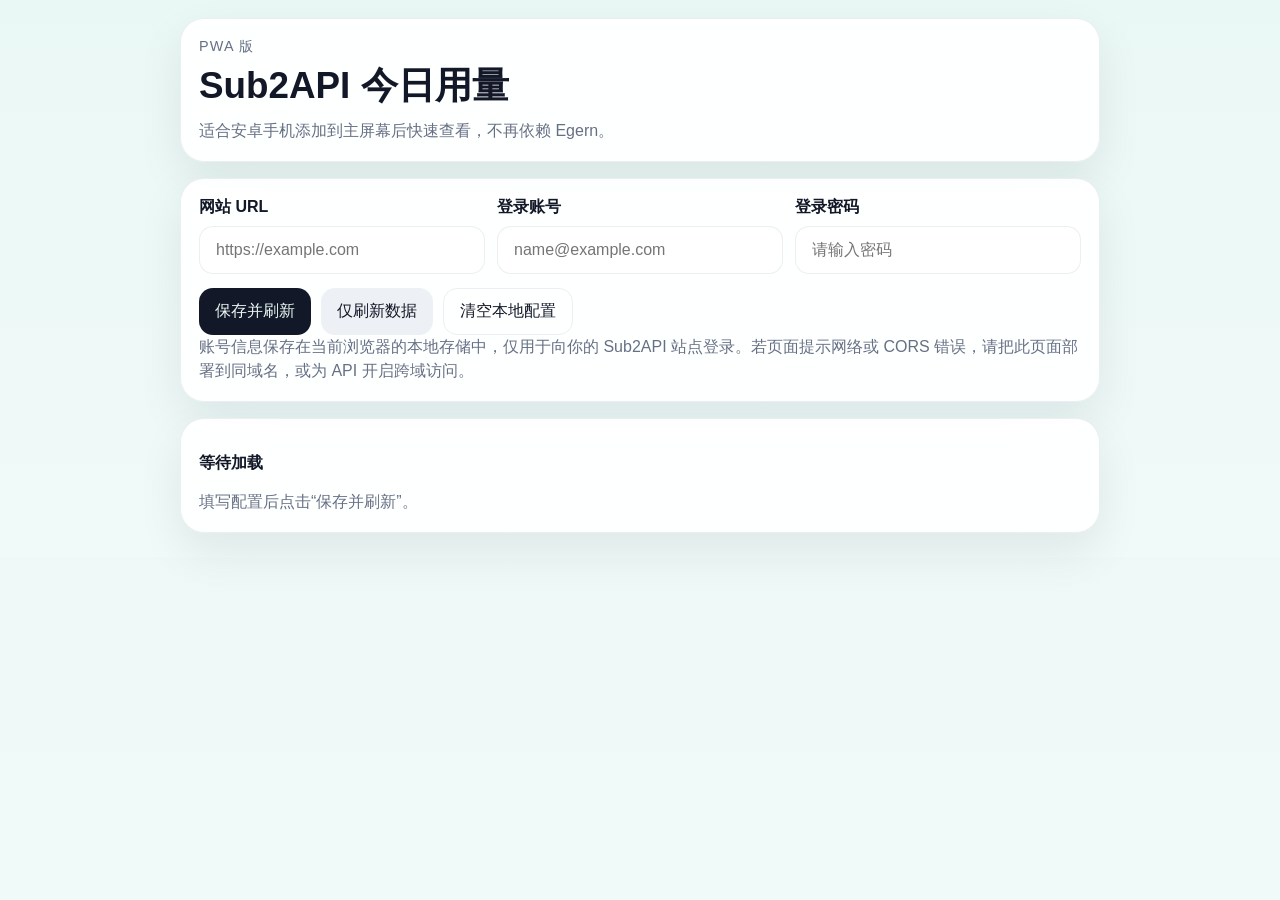
<file: index.html>
<!doctype html>
<html lang="zh-CN">
  <head>
    <meta charset="UTF-8" />
    <meta name="viewport" content="width=device-width, initial-scale=1, viewport-fit=cover" />
    <meta name="theme-color" content="#0f172a" />
    <meta name="apple-mobile-web-app-capable" content="yes" />
    <meta name="apple-mobile-web-app-status-bar-style" content="black-translucent" />
    <meta name="apple-mobile-web-app-title" content="Sub2API 用量" />
    <title>Sub2API 今日用量</title>
    <link rel="manifest" href="./manifest.webmanifest" />
    <link rel="icon" href="./icon.svg" type="image/svg+xml" />
    <link rel="stylesheet" href="./styles.css" />
  </head>
  <body>
    <main class="app-shell">
      <header class="hero-card">
        <div>
          <p class="eyebrow">PWA 版</p>
          <h1>Sub2API 今日用量</h1>
          <p class="hero-copy">适合安卓手机添加到主屏幕后快速查看，不再依赖 Egern。</p>
        </div>
        <button id="installButton" class="ghost-button hidden" type="button">安装到主屏幕</button>
      </header>

      <section class="panel">
        <form id="configForm" class="config-form">
          <div class="field-grid">
            <label class="field">
              <span>网站 URL</span>
              <input id="baseUrl" name="baseUrl" type="url" placeholder="https://example.com" autocomplete="url" required />
            </label>
            <label class="field">
              <span>登录账号</span>
              <input id="email" name="email" type="email" placeholder="name@example.com" autocomplete="username" required />
            </label>
            <label class="field">
              <span>登录密码</span>
              <input id="password" name="password" type="password" placeholder="请输入密码" autocomplete="current-password" required />
            </label>
          </div>

          <div class="action-row">
            <button id="saveAndLoadButton" class="primary-button" type="submit">保存并刷新</button>
            <button id="refreshButton" class="secondary-button" type="button">仅刷新数据</button>
            <button id="clearButton" class="ghost-button" type="button">清空本地配置</button>
          </div>
        </form>

        <p class="hint">账号信息保存在当前浏览器的本地存储中，仅用于向你的 Sub2API 站点登录。若页面提示网络或 CORS 错误，请把此页面部署到同域名，或为 API 开启跨域访问。</p>
      </section>

      <section id="statusCard" class="panel status-card" aria-live="polite">
        <p id="statusTitle" class="status-title">等待加载</p>
        <p id="statusDetail" class="status-detail">填写配置后点击“保存并刷新”。</p>
      </section>

      <section id="metricsGrid" class="metrics-grid hidden" aria-live="polite"></section>
    </main>

    <script type="module" src="./app.js"></script>
  </body>
</html>
</file>
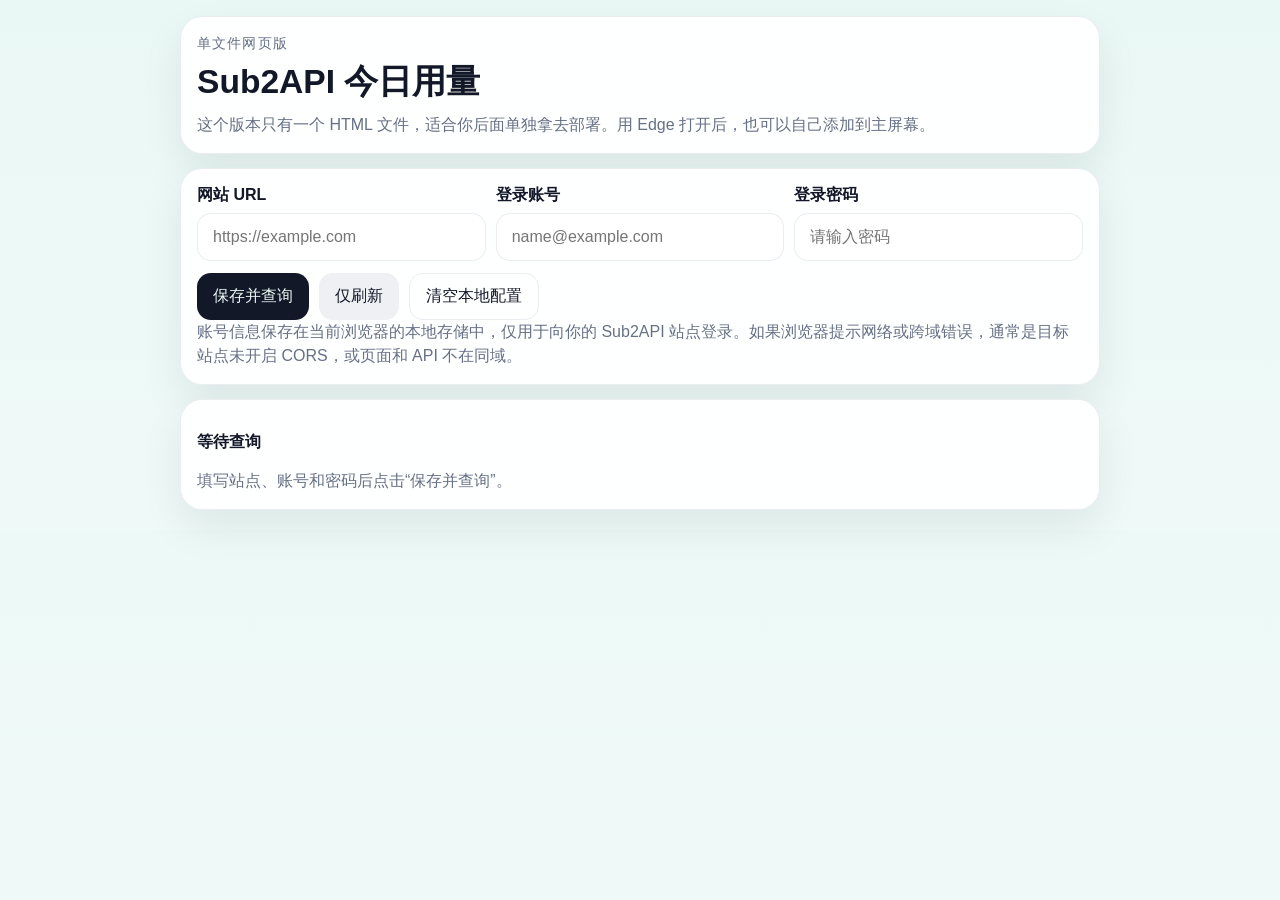
<file: index.single.html>
<!doctype html>
<html lang="zh-CN">
  <head>
    <meta charset="UTF-8" />
    <meta name="viewport" content="width=device-width, initial-scale=1, viewport-fit=cover" />
    <title>Sub2API 今日用量 - 单文件版</title>
    <style>
      :root {
        color-scheme: light dark;
        --bg: #eaf8f5;
        --panel: rgba(255, 255, 255, 0.94);
        --border: rgba(148, 163, 184, 0.2);
        --text: #121827;
        --muted: #667085;
        --blue: #2f6fcb;
        --amber: #d28a1a;
        --green: #23a45d;
        --purple: #8d39d5;
        --warning: #b45309;
        --danger: #b91c1c;
        --success: #166534;
        --shadow: 0 18px 42px rgba(15, 23, 42, 0.08);
      }

      @media (prefers-color-scheme: dark) {
        :root {
          --bg: #101b1f;
          --panel: rgba(27, 37, 43, 0.96);
          --border: rgba(148, 163, 184, 0.14);
          --text: #f5f7fa;
          --muted: #a1aab7;
          --blue: #83b7ff;
          --amber: #ffd37c;
          --green: #6ee7a0;
          --purple: #d7a8ff;
          --warning: #fbbf24;
          --danger: #fca5a5;
          --success: #86efac;
          --shadow: none;
        }
      }

      * { box-sizing: border-box; }
      html, body {
        margin: 0;
        min-height: 100%;
        font-family: -apple-system, BlinkMacSystemFont, "Segoe UI", Roboto, sans-serif;
        background: linear-gradient(180deg, var(--bg) 0%, color-mix(in srgb, var(--bg) 75%, #ffffff 25%) 100%);
        color: var(--text);
      }
      body {
        padding: max(16px, env(safe-area-inset-top)) 14px max(20px, env(safe-area-inset-bottom));
      }
      button, input { font: inherit; }
      button { cursor: pointer; border: 0; }
      input {
        width: 100%;
        padding: 14px 15px;
        border-radius: 14px;
        border: 1px solid var(--border);
        background: rgba(255, 255, 255, 0.55);
        color: var(--text);
      }
      @media (prefers-color-scheme: dark) {
        input { background: rgba(15, 23, 42, 0.42); }
      }
      .app {
        width: min(920px, 100%);
        margin: 0 auto;
        display: grid;
        gap: 14px;
      }
      .card {
        background: var(--panel);
        border: 1px solid var(--border);
        border-radius: 22px;
        box-shadow: var(--shadow);
        padding: 16px;
        backdrop-filter: blur(16px);
      }
      .hero h1 {
        margin: 6px 0 8px;
        font-size: clamp(1.55rem, 4vw, 2.1rem);
      }
      .eyebrow, .hint, .status-detail, .metric-subtitle {
        margin: 0;
        color: var(--muted);
        line-height: 1.5;
      }
      .eyebrow {
        font-size: 0.88rem;
        text-transform: uppercase;
        letter-spacing: 0.08em;
      }
      .form {
        display: grid;
        gap: 12px;
      }
      .field-grid {
        display: grid;
        gap: 10px;
      }
      .field {
        display: grid;
        gap: 7px;
      }
      .field span, .metric-label, .status-title {
        font-weight: 600;
      }
      .actions {
        display: flex;
        flex-wrap: wrap;
        gap: 10px;
      }
      .primary, .secondary, .ghost {
        padding: 12px 16px;
        border-radius: 14px;
      }
      .primary {
        background: var(--text);
        color: var(--bg);
      }
      .secondary {
        background: rgba(148, 163, 184, 0.16);
        color: var(--text);
      }
      .ghost {
        background: transparent;
        color: var(--text);
        border: 1px solid var(--border);
      }
      .status[data-tone='success'] .status-title { color: var(--success); }
      .status[data-tone='warning'] .status-title { color: var(--warning); }
      .status[data-tone='danger'] .status-title { color: var(--danger); }
      .metrics {
        display: grid;
        gap: 12px;
        grid-template-columns: repeat(auto-fit, minmax(210px, 1fr));
      }
      .metric {
        padding: 16px;
        border-radius: 20px;
        border: 1px solid var(--border);
        background: rgba(255, 255, 255, 0.06);
      }
      .metric-value {
        margin: 10px 0 8px;
        font-size: clamp(1.5rem, 4vw, 2rem);
        font-weight: 800;
        line-height: 1.1;
      }
      .metric.blue .metric-value { color: var(--blue); }
      .metric.amber .metric-value { color: var(--amber); }
      .metric.green .metric-value { color: var(--green); }
      .metric.purple .metric-value { color: var(--purple); }
      .hidden { display: none !important; }
      @media (min-width: 760px) {
        .field-grid { grid-template-columns: repeat(3, 1fr); }
      }
      @media (max-width: 640px) {
        .actions > * { flex: 1 1 100%; }
      }
    </style>
  </head>
  <body>
    <main class="app">
      <section class="card hero">
        <p class="eyebrow">单文件网页版</p>
        <h1>Sub2API 今日用量</h1>
        <p class="hint">这个版本只有一个 HTML 文件，适合你后面单独拿去部署。用 Edge 打开后，也可以自己添加到主屏幕。</p>
      </section>

      <section class="card">
        <form id="configForm" class="form">
          <div class="field-grid">
            <label class="field">
              <span>网站 URL</span>
              <input id="baseUrl" type="url" placeholder="https://example.com" autocomplete="url" required />
            </label>
            <label class="field">
              <span>登录账号</span>
              <input id="email" type="email" placeholder="name@example.com" autocomplete="username" required />
            </label>
            <label class="field">
              <span>登录密码</span>
              <input id="password" type="password" placeholder="请输入密码" autocomplete="current-password" required />
            </label>
          </div>

          <div class="actions">
            <button class="primary" type="submit">保存并查询</button>
            <button id="refreshButton" class="secondary" type="button">仅刷新</button>
            <button id="clearButton" class="ghost" type="button">清空本地配置</button>
          </div>
        </form>

        <p class="hint">账号信息保存在当前浏览器的本地存储中，仅用于向你的 Sub2API 站点登录。如果浏览器提示网络或跨域错误，通常是目标站点未开启 CORS，或页面和 API 不在同域。</p>
      </section>

      <section id="statusCard" class="card status" data-tone="idle">
        <p id="statusTitle" class="status-title">等待查询</p>
        <p id="statusDetail" class="status-detail">填写站点、账号和密码后点击“保存并查询”。</p>
      </section>

      <section id="metricsGrid" class="metrics hidden"></section>
    </main>

    <script>
      const STORAGE_KEY = 'sub2api-usage-single-file-config';
      const REFRESH_INTERVAL_MS = 10 * 60 * 1000;
      const METRICS = [
        {
          label: '总请求数',
          tone: 'blue',
          value: (usage) => formatNumber(usage.totalRequests, { compact: false }),
          subtitle: () => '今日范围内',
        },
        {
          label: '总 Token',
          tone: 'amber',
          value: (usage) => formatNumber(usage.totalTokens),
          subtitle: (usage) => `输入: ${formatNumber(usage.inputTokens)} / 输出: ${formatNumber(usage.outputTokens)}`,
        },
        {
          label: '总消费',
          tone: 'green',
          value: (usage) => formatCost(usage.totalActualCost),
          subtitle: (usage) => `实际 / ${formatCost(usage.standardCost)} 标准`,
        },
        {
          label: '平均耗时',
          tone: 'purple',
          value: (usage) => formatDuration(usage.averageDurationMs),
          subtitle: () => '每次请求',
        },
      ];

      const form = document.querySelector('#configForm');
      const baseUrlInput = document.querySelector('#baseUrl');
      const emailInput = document.querySelector('#email');
      const passwordInput = document.querySelector('#password');
      const refreshButton = document.querySelector('#refreshButton');
      const clearButton = document.querySelector('#clearButton');
      const statusCard = document.querySelector('#statusCard');
      const statusTitle = document.querySelector('#statusTitle');
      const statusDetail = document.querySelector('#statusDetail');
      const metricsGrid = document.querySelector('#metricsGrid');

      let refreshTimer = null;

      restoreConfig();
      bindEvents();
      if (hasConfig()) {
        loadUsage(false);
      }

      function bindEvents() {
        form.addEventListener('submit', async (event) => {
          event.preventDefault();
          await loadUsage(true);
        });

        refreshButton.addEventListener('click', async () => {
          await loadUsage(true);
        });

        clearButton.addEventListener('click', () => {
          localStorage.removeItem(STORAGE_KEY);
          form.reset();
          clearTimer();
          metricsGrid.classList.add('hidden');
          renderStatus('等待查询', '填写站点、账号和密码后点击“保存并查询”。', 'idle');
        });
      }

      async function loadUsage(persist) {
        const env = readEnv();
        if (!env.BASE_URL || !env.EMAIL || !env.PASSWORD) {
          renderStatus('配置缺失', '请填写 BASE_URL、EMAIL、PASSWORD。', 'warning');
          metricsGrid.classList.add('hidden');
          return;
        }

        if (persist) {
          localStorage.setItem(STORAGE_KEY, JSON.stringify(env));
        }

        renderStatus('正在查询', '正在登录并读取今日用量…', 'idle');

        try {
          const usage = await fetchTodayUsage(env);
          renderUsage(usage);
          scheduleRefresh();
        } catch (error) {
          clearTimer();
          const normalized = normalizeError(error);
          renderStatus(normalized.title, normalized.detail, 'danger');
          metricsGrid.classList.add('hidden');
        }
      }

      async function fetchTodayUsage(env) {
        const baseUrl = normalizeBaseUrl(env.BASE_URL);
        const email = trimString(env.EMAIL);
        const password = trimString(env.PASSWORD);

        if (!baseUrl || !email || !password) {
          throw new WidgetError('配置缺失', '请填写 BASE_URL、EMAIL、PASSWORD。');
        }

        const loginResponse = await postJson(`${baseUrl}/api/v1/auth/login`, {
          email,
          password,
        }, '登录失败');
        const loginPayload = unwrapApiResponse(loginResponse, '登录失败');
        const accessToken = trimString(loginPayload.access_token);

        if (!accessToken) {
          if (loginPayload.requires_2fa) {
            throw new WidgetError('需要 2FA', '当前账号启用了双因素验证，无法自动登录。');
          }
          throw new WidgetError('登录失败', '登录响应缺少 access_token');
        }

        const statsResponse = await getJson(buildStatsUrl(baseUrl, getTimezone()), {
          Authorization: `Bearer ${accessToken}`,
        });
        const stats = unwrapApiResponse(statsResponse, '读取失败');

        return {
          totalRequests: toFiniteNumber(stats.today_requests),
          totalTokens: toFiniteNumber(stats.today_tokens),
          inputTokens: toFiniteNumber(stats.today_input_tokens),
          outputTokens: toFiniteNumber(stats.today_output_tokens),
          standardCost: toFiniteNumber(stats.today_cost),
          totalActualCost: toFiniteNumber(stats.today_actual_cost),
          averageDurationMs: toFiniteNumber(stats.average_duration_ms),
        };
      }

      async function postJson(url, body, fallbackTitle) {
        const response = await fetch(url, {
          method: 'POST',
          headers: { 'Content-Type': 'application/json' },
          body: JSON.stringify(body),
        });
        return parseJsonResponse(response, fallbackTitle, url);
      }

      async function getJson(url, headers) {
        const response = await fetch(url, {
          method: 'GET',
          headers,
        });
        return parseJsonResponse(response, '请求失败', url);
      }

      async function parseJsonResponse(response, fallbackTitle, url) {
        if (!response) {
          throw new WidgetError(fallbackTitle, '没有收到服务器响应');
        }

        const status = Number(response.status ?? 200);
        const route = summarizeUrl(url);
        const previewSource = cloneResponse(response);
        let payload;

        try {
          payload = await response.json();
        } catch {
          const preview = await safeResponsePreview(previewSource || response);
          const statusText = Number.isFinite(status) ? `HTTP ${status}` : 'HTTP 状态未知';
          throw new WidgetError(fallbackTitle, `${route}${statusText}，非 JSON 响应：${preview}`);
        }

        if (status < 200 || status >= 300) {
          throw new WidgetError(fallbackTitle, `${route}${readableMessage(payload) || `HTTP ${status}`}`);
        }

        return payload;
      }

      function renderUsage(usage) {
        metricsGrid.replaceChildren(...METRICS.map((metric) => createMetricCard(metric, usage)));
        metricsGrid.classList.remove('hidden');
        renderStatus('查询成功', `上次更新时间：${new Date().toLocaleString('zh-CN')}，页面打开期间会自动刷新。`, 'success');
      }

      function createMetricCard(metric, usage) {
        const article = document.createElement('article');
        article.className = `metric ${metric.tone}`;

        const label = document.createElement('p');
        label.className = 'metric-label';
        label.textContent = metric.label;

        const value = document.createElement('p');
        value.className = 'metric-value';
        value.textContent = metric.value(usage);

        const subtitle = document.createElement('p');
        subtitle.className = 'metric-subtitle';
        subtitle.textContent = metric.subtitle(usage);

        article.append(label, value, subtitle);
        return article;
      }

      function renderStatus(title, detail, tone) {
        statusTitle.textContent = title;
        statusDetail.textContent = detail;
        statusCard.dataset.tone = tone;
      }

      function readEnv() {
        return {
          BASE_URL: baseUrlInput.value.trim(),
          EMAIL: emailInput.value.trim(),
          PASSWORD: passwordInput.value,
        };
      }

      function restoreConfig() {
        const raw = localStorage.getItem(STORAGE_KEY);
        if (!raw) return;
        try {
          const env = JSON.parse(raw);
          baseUrlInput.value = typeof env.BASE_URL === 'string' ? env.BASE_URL : '';
          emailInput.value = typeof env.EMAIL === 'string' ? env.EMAIL : '';
          passwordInput.value = typeof env.PASSWORD === 'string' ? env.PASSWORD : '';
        } catch {
          localStorage.removeItem(STORAGE_KEY);
        }
      }

      function hasConfig() {
        return Boolean(baseUrlInput.value.trim() && emailInput.value.trim() && passwordInput.value);
      }

      function scheduleRefresh() {
        clearTimer();
        refreshTimer = window.setTimeout(() => {
          loadUsage(false);
        }, REFRESH_INTERVAL_MS);
      }

      function clearTimer() {
        if (refreshTimer) {
          window.clearTimeout(refreshTimer);
          refreshTimer = null;
        }
      }

      function normalizeError(error) {
        if (error && typeof error === 'object' && typeof error.title === 'string' && typeof error.detail === 'string') {
          return error;
        }
        if (error instanceof TypeError) {
          return {
            title: '网络或跨域错误',
            detail: '浏览器无法直接请求你的 Sub2API 站点。请确认站点启用了 HTTPS 和 CORS，或者把这个单文件页面部署到与 Sub2API 相同的域名下。',
          };
        }
        return {
          title: '加载失败',
          detail: error instanceof Error ? error.message : '请稍后重试。',
        };
      }

      function normalizeBaseUrl(value) {
        let url = trimString(value);
        if (!url) return '';
        url = url.replace(/\/+$/, '');
        url = url.replace(/\/admin\/usage$/i, '');
        url = url.replace(/\/api\/v1$/i, '');
        return url.replace(/\/+$/, '');
      }

      function buildStatsUrl(baseUrl, timezone) {
        const params = new URLSearchParams({ timezone: timezone || 'Asia/Shanghai' });
        return `${normalizeBaseUrl(baseUrl)}/api/v1/usage/dashboard/stats?${params.toString()}`;
      }

      function formatNumber(value, options = {}) {
        const number = toFiniteNumber(value);
        if (options.compact === false) {
          return Math.round(number).toLocaleString('en-US');
        }
        const absolute = Math.abs(number);
        if (absolute >= 1_000_000_000) return `${trimTrailingZeros(number / 1_000_000_000, 2)}B`;
        if (absolute >= 1_000_000) return `${trimTrailingZeros(number / 1_000_000, 2)}M`;
        if (absolute >= 1_000) return `${trimTrailingZeros(number / 1_000, 2)}K`;
        return String(Math.round(number));
      }

      function formatCost(value) {
        const number = toFiniteNumber(value);
        if (number === 0) return '$0.00';
        if (Math.abs(number) < 1) return `$${trimTrailingZeros(number, 6)}`;
        return `$${trimTrailingZeros(number, 4)}`;
      }

      function formatDuration(value) {
        const ms = toFiniteNumber(value);
        if (ms >= 1000) return `${trimTrailingZeros(ms / 1000)} s`;
        return `${Math.round(ms)} ms`;
      }

      function getTimezone() {
        try {
          return Intl.DateTimeFormat().resolvedOptions().timeZone || 'Asia/Shanghai';
        } catch {
          return 'Asia/Shanghai';
        }
      }

      function cloneResponse(response) {
        if (!response || typeof response.clone !== 'function') return null;
        try {
          return response.clone();
        } catch {
          return null;
        }
      }

      async function safeResponsePreview(response) {
        if (typeof response.text !== 'function') return '无响应正文';
        try {
          return compactText(await response.text()).slice(0, 120) || '空响应';
        } catch {
          return '无法读取响应正文';
        }
      }

      function summarizeUrl(url) {
        if (!url) return '';
        try {
          const parsed = new URL(url);
          return `${parsed.pathname}：`;
        } catch {
          return '';
        }
      }

      function unwrapApiResponse(payload, fallbackTitle) {
        if (payload && typeof payload === 'object' && 'code' in payload) {
          if (payload.code === 0) return payload.data ?? {};
          throw new WidgetError(fallbackTitle, readableMessage(payload) || `code=${payload.code}`);
        }
        return payload ?? {};
      }

      function toFiniteNumber(value) {
        const number = Number(value);
        return Number.isFinite(number) ? number : 0;
      }

      function trimString(value) {
        return typeof value === 'string' ? value.trim() : '';
      }

      function trimTrailingZeros(value, digits = 1) {
        return Number(value).toFixed(digits).replace(/\.?0+$/, '');
      }

      function compactText(value) {
        return String(value ?? '').replace(/\s+/g, ' ').trim();
      }

      function readableMessage(value) {
        if (!value) return '';
        if (value instanceof Error) return value.message;
        if (typeof value === 'string') return value;
        if (typeof value.message === 'string') return value.message;
        if (typeof value.error === 'string') return value.error;
        if (typeof value.detail === 'string') return value.detail;
        return '';
      }

      class WidgetError extends Error {
        constructor(title, detail) {
          super(`${title}: ${detail}`);
          this.name = 'WidgetError';
          this.title = title;
          this.detail = detail;
        }
      }
    </script>
  </body>
</html>
</file>
<file: styles.css>
:root {
  color-scheme: light dark;
  --bg: #eaf8f5;
  --panel: rgba(255, 255, 255, 0.92);
  --panel-border: rgba(148, 163, 184, 0.18);
  --text: #121827;
  --muted: #667085;
  --blue: #2f6fcb;
  --blue-bg: #e4f0ff;
  --amber: #d28a1a;
  --amber-bg: #fff4cd;
  --green: #23a45d;
  --green-bg: #ddf8e7;
  --purple: #8d39d5;
  --purple-bg: #f1e3fa;
  --warning: #b45309;
  --danger: #b91c1c;
  --success: #166534;
  --loading: #1d4ed8;
  --shadow: 0 18px 45px rgba(15, 23, 42, 0.08);
}

@media (prefers-color-scheme: dark) {
  :root {
    --bg: #101b1f;
    --panel: rgba(27, 37, 43, 0.95);
    --panel-border: rgba(148, 163, 184, 0.14);
    --text: #f5f7fa;
    --muted: #a1aab7;
    --blue: #83b7ff;
    --blue-bg: #21344b;
    --amber: #ffd37c;
    --amber-bg: #4a3920;
    --green: #6ee7a0;
    --green-bg: #1d4430;
    --purple: #d7a8ff;
    --purple-bg: #3e2d4c;
    --warning: #fbbf24;
    --danger: #fca5a5;
    --success: #86efac;
    --loading: #93c5fd;
    --shadow: none;
  }
}

* {
  box-sizing: border-box;
}

html,
body {
  margin: 0;
  min-height: 100%;
  font-family: -apple-system, BlinkMacSystemFont, 'Segoe UI', Roboto, sans-serif;
  background: linear-gradient(180deg, var(--bg) 0%, color-mix(in srgb, var(--bg) 70%, #ffffff 30%) 100%);
  color: var(--text);
}

body {
  padding: max(18px, env(safe-area-inset-top)) 16px max(24px, env(safe-area-inset-bottom));
}

button,
input {
  font: inherit;
}

button {
  border: 0;
  cursor: pointer;
}

input {
  width: 100%;
  border: 1px solid var(--panel-border);
  border-radius: 14px;
  padding: 14px 16px;
  background: rgba(255, 255, 255, 0.55);
  color: var(--text);
}

@media (prefers-color-scheme: dark) {
  input {
    background: rgba(15, 23, 42, 0.45);
  }
}

.app-shell {
  width: min(920px, 100%);
  margin: 0 auto;
  display: grid;
  gap: 16px;
}

.panel,
.hero-card,
.metric-card {
  border: 1px solid var(--panel-border);
  border-radius: 24px;
  background: var(--panel);
  box-shadow: var(--shadow);
  backdrop-filter: blur(18px);
}

.hero-card,
.panel {
  padding: 18px;
}

.hero-card {
  display: flex;
  gap: 14px;
  align-items: flex-start;
  justify-content: space-between;
}

.hero-card h1 {
  margin: 6px 0 8px;
  font-size: clamp(1.7rem, 3vw, 2.3rem);
}

.eyebrow {
  margin: 0;
  color: var(--muted);
  font-size: 0.9rem;
  letter-spacing: 0.08em;
  text-transform: uppercase;
}

.hero-copy,
.hint,
.status-detail,
.metric-subtitle {
  margin: 0;
  color: var(--muted);
  line-height: 1.5;
}

.config-form {
  display: grid;
  gap: 14px;
}

.field-grid {
  display: grid;
  gap: 12px;
}

.field {
  display: grid;
  gap: 8px;
}

.field span,
.metric-label,
.status-title {
  font-weight: 600;
}

.action-row {
  display: flex;
  flex-wrap: wrap;
  gap: 10px;
}

.primary-button,
.secondary-button,
.ghost-button {
  padding: 12px 16px;
  border-radius: 14px;
}

.primary-button {
  background: var(--text);
  color: var(--bg);
}

.secondary-button {
  background: rgba(148, 163, 184, 0.16);
  color: var(--text);
}

.ghost-button {
  background: transparent;
  color: var(--text);
  border: 1px solid var(--panel-border);
}

.status-card[data-tone='idle'] .status-title {
  color: var(--text);
}

.status-card[data-tone='loading'] .status-title {
  color: var(--loading);
}

.status-card[data-tone='success'] .status-title {
  color: var(--success);
}

.status-card[data-tone='warning'] .status-title {
  color: var(--warning);
}

.status-card[data-tone='danger'] .status-title {
  color: var(--danger);
}

.metrics-grid {
  display: grid;
  gap: 12px;
  grid-template-columns: repeat(auto-fit, minmax(220px, 1fr));
}

.metric-card {
  padding: 18px;
}

.metric-value {
  margin: 10px 0 8px;
  font-size: clamp(1.6rem, 4vw, 2.2rem);
  font-weight: 800;
  line-height: 1.1;
}

.tone-blue .metric-value {
  color: var(--blue);
}

.tone-amber .metric-value {
  color: var(--amber);
}

.tone-green .metric-value {
  color: var(--green);
}

.tone-purple .metric-value {
  color: var(--purple);
}

.tone-blue {
  background: linear-gradient(180deg, var(--panel) 0%, color-mix(in srgb, var(--blue-bg) 42%, var(--panel) 58%) 100%);
}

.tone-amber {
  background: linear-gradient(180deg, var(--panel) 0%, color-mix(in srgb, var(--amber-bg) 42%, var(--panel) 58%) 100%);
}

.tone-green {
  background: linear-gradient(180deg, var(--panel) 0%, color-mix(in srgb, var(--green-bg) 42%, var(--panel) 58%) 100%);
}

.tone-purple {
  background: linear-gradient(180deg, var(--panel) 0%, color-mix(in srgb, var(--purple-bg) 42%, var(--panel) 58%) 100%);
}

.hidden {
  display: none !important;
}

@media (min-width: 760px) {
  .field-grid {
    grid-template-columns: repeat(3, 1fr);
  }
}

@media (max-width: 640px) {
  .hero-card {
    flex-direction: column;
  }

  .action-row > * {
    flex: 1 1 100%;
  }
}
</file>
